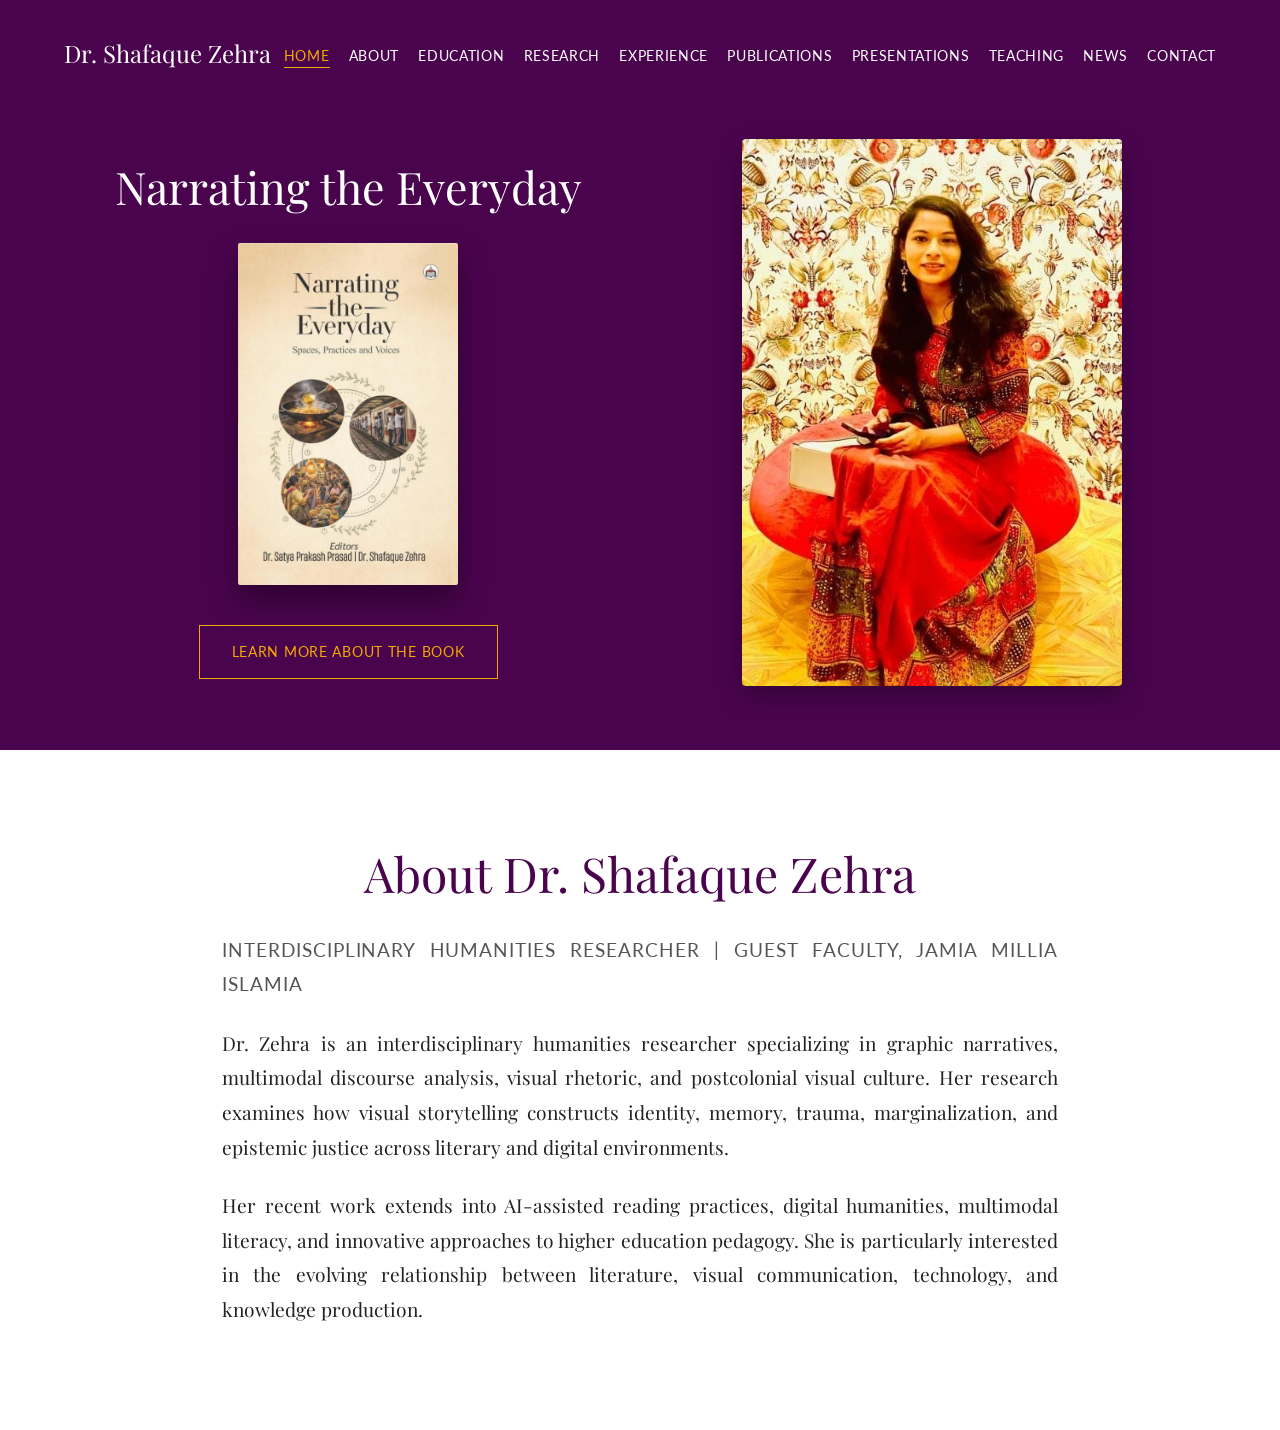
<file: index.html>
<!DOCTYPE html>
<html lang="en">
<head>
    <meta charset="UTF-8">
    <meta name="viewport" content="width=device-width, initial-scale=1.0">
    <title>Dr. Shafaque Zehra | Home</title>
    <link rel="stylesheet" href="style.css">
</head>
<body>
    <header class="hero-section">
        <nav class="navbar">
            <a href="index.html" class="logo">Dr. Shafaque Zehra</a>
            <ul class="nav-links">
                <li><a href="index.html" class="active">Home</a></li>
                <li><a href="about.html">About</a></li>
                <li><a href="education.html">Education</a></li>
                <li><a href="research.html">Research</a></li>
                <li><a href="experience.html">Experience</a></li>
                <li><a href="publications.html">Publications</a></li>
                <li><a href="presentations.html">Presentations</a></li>
                <li><a href="teaching.html">Teaching</a></li>
                <li><a href="news.html">News</a></li>
                <li><a href="contact.html">Contact</a></li>
            </ul>
        </nav>
        <div class="hero-content">
            <div class="hero-left">
                <h2>Narrating the Everyday</h2>
                <img src="book-cover.jpg" alt="Narrating the Everyday Cover" class="hero-book">
                <br>
                <a href="publications.html" class="hero-btn">Learn more about the book</a>
            </div>
            <div class="hero-right">
                <img src="profile-photo.jpg" alt="Dr. Shafaque Zehra" class="hero-photo">
            </div>
        </div>
    </header>

    <main class="intro-section">
        <h1>About Dr. Shafaque Zehra</h1>
        <p class="designation">Interdisciplinary Humanities Researcher | Guest Faculty, Jamia Millia Islamia</p>
        <p>Dr. Zehra is an interdisciplinary humanities researcher specializing in graphic narratives, multimodal discourse analysis, visual rhetoric, and postcolonial visual culture. Her research examines how visual storytelling constructs identity, memory, trauma, marginalization, and epistemic justice across literary and digital environments.</p>
        <p>Her recent work extends into AI-assisted reading practices, digital humanities, multimodal literacy, and innovative approaches to higher education pedagogy. She is particularly interested in the evolving relationship between literature, visual communication, technology, and knowledge production.</p>
    </main>
</body>
</html>
</file>
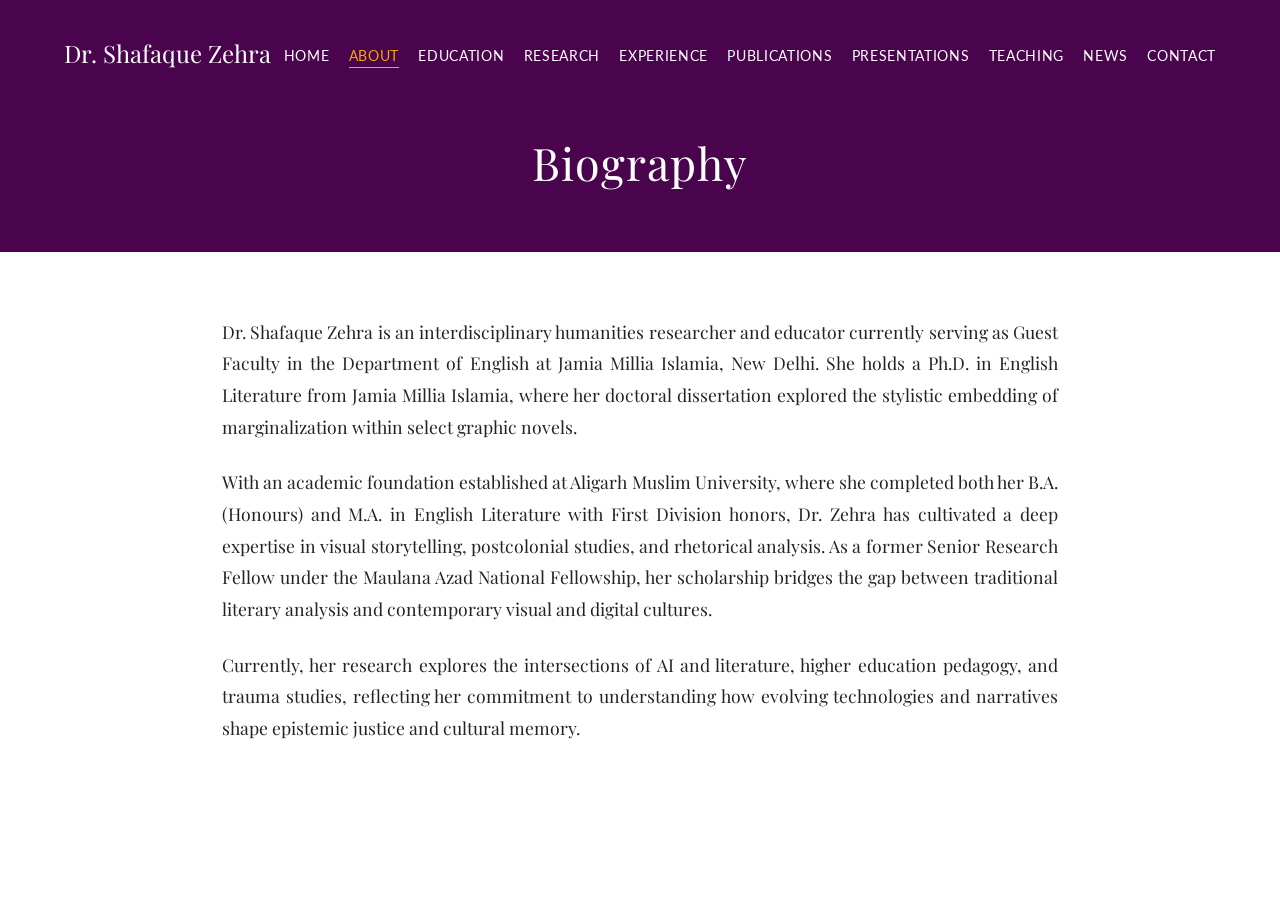
<file: about.html>
<!DOCTYPE html>
<html lang="en">
<head>
    <meta charset="UTF-8">
    <meta name="viewport" content="width=device-width, initial-scale=1.0">
    <title>About | Dr. Shafaque Zehra</title>
    <link rel="stylesheet" href="style.css">
</head>
<body>
    <header class="inner-header">
        <nav class="navbar">
            <a href="index.html" class="logo">Dr. Shafaque Zehra</a>
            <ul class="nav-links">
                <li><a href="index.html">Home</a></li>
                <li><a href="about.html" class="active">About</a></li>
                <li><a href="education.html">Education</a></li>
                <li><a href="research.html">Research</a></li>
                <li><a href="experience.html">Experience</a></li>
                <li><a href="publications.html">Publications</a></li>
                <li><a href="presentations.html">Presentations</a></li>
                <li><a href="teaching.html">Teaching</a></li>
                <li><a href="news.html">News</a></li>
                <li><a href="contact.html">Contact</a></li>
            </ul>
        </nav>
        <h1>Biography</h1>
    </header>

    <main class="inner-content">
        <p>Dr. Shafaque Zehra is an interdisciplinary humanities researcher and educator currently serving as Guest Faculty in the Department of English at Jamia Millia Islamia, New Delhi. She holds a Ph.D. in English Literature from Jamia Millia Islamia, where her doctoral dissertation explored the stylistic embedding of marginalization within select graphic novels.</p>
        <p>With an academic foundation established at Aligarh Muslim University, where she completed both her B.A. (Honours) and M.A. in English Literature with First Division honors, Dr. Zehra has cultivated a deep expertise in visual storytelling, postcolonial studies, and rhetorical analysis. As a former Senior Research Fellow under the Maulana Azad National Fellowship, her scholarship bridges the gap between traditional literary analysis and contemporary visual and digital cultures.</p>
        <p>Currently, her research explores the intersections of AI and literature, higher education pedagogy, and trauma studies, reflecting her commitment to understanding how evolving technologies and narratives shape epistemic justice and cultural memory.</p>
    </main>
</body>
</html>
</file>
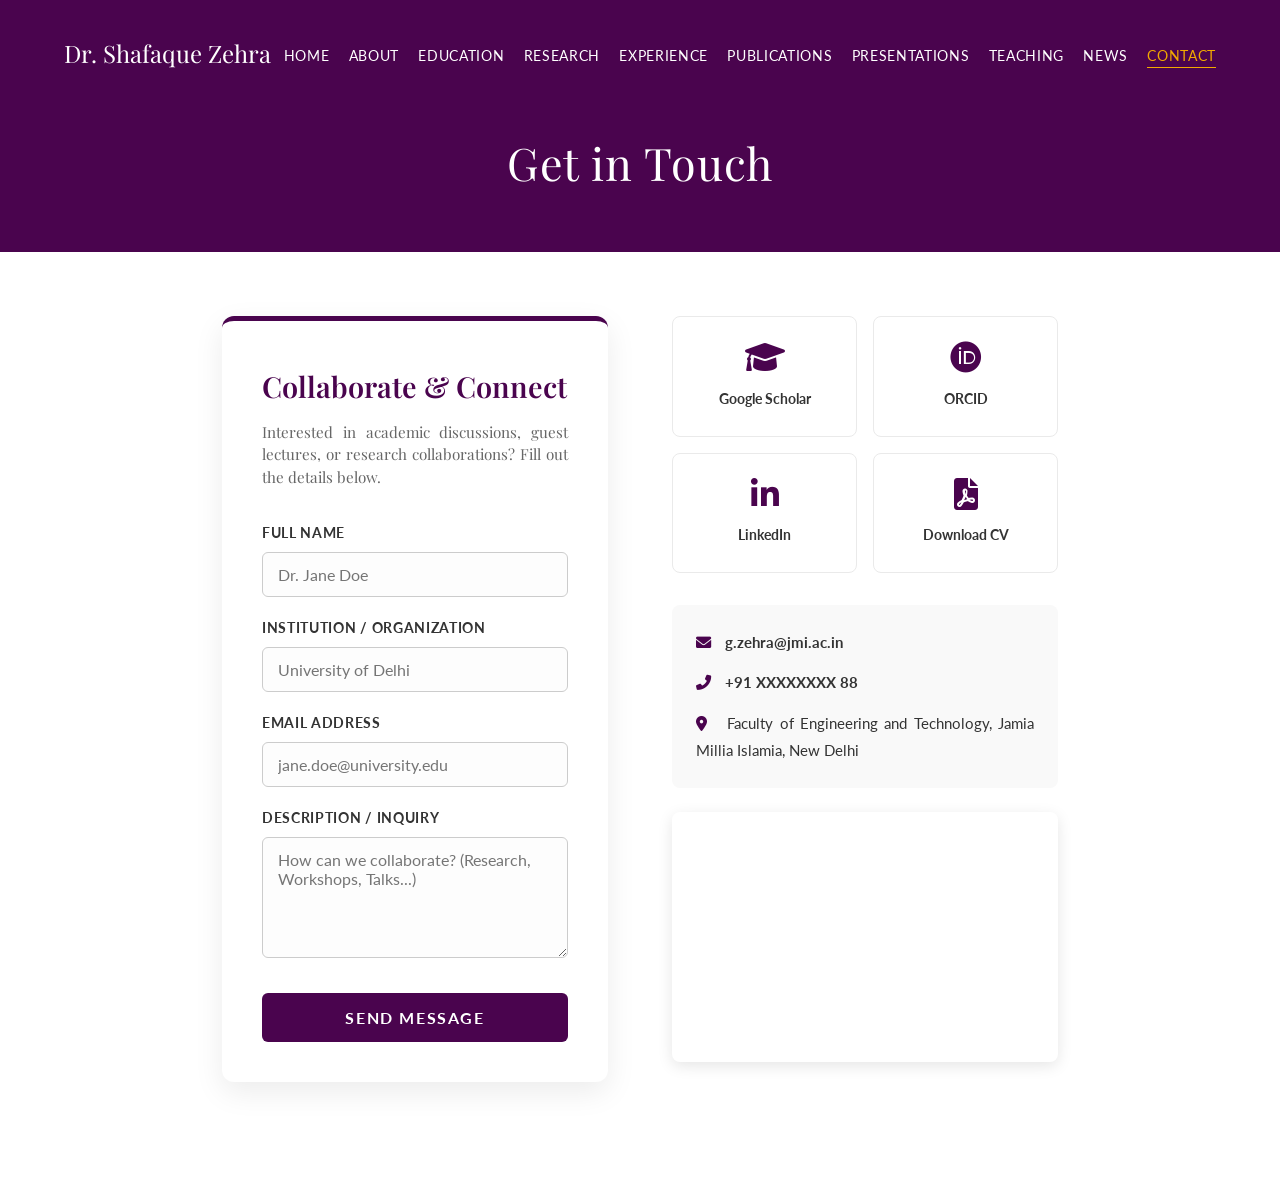
<file: contact.html>
<!DOCTYPE html>
<html lang="en">
<head>
    <meta charset="UTF-8">
    <meta name="viewport" content="width=device-width, initial-scale=1.0">
    <title>Contact | Dr. Shafaque Zehra</title>
    <link rel="stylesheet" href="style.css">
    <link href="https://cdnjs.cloudflare.com/ajax/libs/font-awesome/6.0.0/css/all.min.css" rel="stylesheet">
    
    <!-- Modern Styling just for the Contact Page -->
    <style>
        .contact-container {
            display: grid;
            grid-template-columns: 1fr 1fr;
            gap: 4rem;
            margin-top: 1rem;
        }

        /* --- Left Side: Modern Contact Form --- */
        .form-section {
            background: #ffffff;
            padding: 2.5rem;
            border-radius: 12px;
            box-shadow: 0 10px 30px rgba(0,0,0,0.08);
            border-top: 5px solid var(--hero-bg);
        }
        .form-section h2 {
            font-size: 1.8rem;
            color: var(--hero-bg);
            margin-bottom: 0.5rem;
            font-weight: 600;
        }
        .form-section p {
            color: #666;
            font-size: 0.95rem;
            margin-bottom: 2rem;
            line-height: 1.5;
        }
        .modern-form {
            display: flex;
            flex-direction: column;
            gap: 1.2rem;
        }
        .input-group {
            display: flex;
            flex-direction: column;
        }
        .input-group label {
            font-family: var(--font-sans);
            font-size: 0.85rem;
            font-weight: 700;
            color: #333;
            margin-bottom: 0.4rem;
            text-transform: uppercase;
            letter-spacing: 0.05em;
        }
        .modern-form input, .modern-form textarea {
            font-family: var(--font-sans);
            font-size: 1rem;
            padding: 12px 15px;
            border: 1px solid #ccc;
            border-radius: 6px;
            background: #fdfdfd;
            transition: all 0.3s ease;
        }
        .modern-form input:focus, .modern-form textarea:focus {
            outline: none;
            border-color: var(--hero-bg);
            box-shadow: 0 0 0 3px rgba(74, 4, 78, 0.1);
            background: #ffffff;
        }
        .submit-btn {
            background: var(--hero-bg);
            color: #ffffff;
            font-family: var(--font-sans);
            font-size: 1rem;
            font-weight: bold;
            text-transform: uppercase;
            letter-spacing: 0.1em;
            padding: 15px;
            border: none;
            border-radius: 6px;
            cursor: pointer;
            transition: all 0.3s ease;
            margin-top: 1rem;
        }
        .submit-btn:hover {
            background: var(--accent-color);
            color: var(--hero-bg);
            transform: translateY(-2px);
            box-shadow: 0 5px 15px rgba(0,0,0,0.2);
        }

        /* --- Right Side: Profiles & Map --- */
        .academic-profiles {
            display: grid;
            grid-template-columns: 1fr 1fr;
            gap: 1rem;
            margin-bottom: 2rem;
        }
        .profile-card {
            display: flex;
            flex-direction: column;
            align-items: center;
            text-align: center;
            padding: 1.5rem 1rem;
            background: #ffffff;
            border: 1px solid #eaeaea;
            border-radius: 8px;
            text-decoration: none;
            color: #333;
            transition: all 0.3s ease;
        }
        .profile-card:hover {
            transform: translateY(-4px);
            box-shadow: 0 8px 20px rgba(0,0,0,0.08);
            border-color: var(--hero-bg);
        }
        .profile-icon {
            font-size: 2rem;
            color: var(--hero-bg);
            margin-bottom: 0.8rem;
            transition: all 0.3s ease;
        }
        .profile-card:hover .profile-icon {
            color: var(--accent-color);
        }
        .profile-details span {
            display: block;
            font-family: var(--font-sans);
            font-weight: 700;
            font-size: 0.9rem;
            color: #333;
        }

        /* Direct Info & Corrected Map */
        .direct-info {
            background: #f9f9f9;
            padding: 1.5rem;
            border-radius: 8px;
            margin-bottom: 1.5rem;
            font-family: var(--font-sans);
            font-size: 0.95rem;
        }
        .direct-info i {
            color: var(--hero-bg);
            width: 25px;
        }
        .direct-info p {
            margin-bottom: 0.8rem;
            color: #333;
        }
        .direct-info a {
            color: #333;
            text-decoration: none;
            font-weight: bold;
        }
        .direct-info a:hover {
            color: var(--accent-color);
        }
        .map-wrapper {
            width: 100%;
            height: 250px;
            border-radius: 8px;
            overflow: hidden;
            box-shadow: 0 4px 15px rgba(0,0,0,0.1);
        }

        @media (max-width: 900px) {
            .contact-container {
                grid-template-columns: 1fr;
                gap: 3rem;
            }
        }
    </style>
</head>
<body>
    <header class="inner-header">
        <nav class="navbar">
            <a href="index.html" class="logo">Dr. Shafaque Zehra</a>
            <ul class="nav-links">
                <li><a href="index.html">Home</a></li>
                <li><a href="about.html">About</a></li>
                <li><a href="education.html">Education</a></li>
                <li><a href="research.html">Research</a></li>
                <li><a href="experience.html">Experience</a></li>
                <li><a href="publications.html">Publications</a></li>
                <li><a href="presentations.html">Presentations</a></li>
                <li><a href="teaching.html">Teaching</a></li>
                <li><a href="news.html">News</a></li>
                <li><a href="contact.html" class="active">Contact</a></li>
            </ul>
        </nav>
        <h1>Get in Touch</h1>
    </header>

    <main class="inner-content">
        
        <div class="contact-container">
            
            <!-- Left Side: Modern Inquiries Form -->
            <div class="form-section">
                <h2>Collaborate & Connect</h2>
                <p>Interested in academic discussions, guest lectures, or research collaborations? Fill out the details below.</p>
                
                <form action="mailto:g.zehra@jmi.ac.in" method="POST" enctype="text/plain" class="modern-form">
                    <div class="input-group">
                        <label>Full Name</label>
                        <input type="text" name="Name" placeholder="Dr. Jane Doe" required>
                    </div>
                    
                    <div class="input-group">
                        <label>Institution / Organization</label>
                        <input type="text" name="Organization" placeholder="University of Delhi">
                    </div>
                    
                    <div class="input-group">
                        <label>Email Address</label>
                        <input type="email" name="Email" placeholder="jane.doe@university.edu" required>
                    </div>
                    
                    <div class="input-group">
                        <label>Description / Inquiry</label>
                        <textarea name="Message" placeholder="How can we collaborate? (Research, Workshops, Talks...)" rows="5" required></textarea>
                    </div>
                    
                    <button type="submit" class="submit-btn">Send Message</button>
                </form>
            </div>

            <!-- Right Side: Profiles, Direct Contact & Corrected Map -->
            <div class="contact-right">
                
                <div class="academic-profiles">
                    <a href="https://scholar.google.com/citations?user=N5JJjjAAAAAJ" target="_blank" class="profile-card">
                        <i class="fas fa-graduation-cap profile-icon"></i>
                        <div class="profile-details"><span>Google Scholar</span></div>
                    </a>

                    <a href="https://orcid.org/0009-0004-7044-670X" target="_blank" class="profile-card">
                        <i class="fab fa-orcid profile-icon"></i>
                        <div class="profile-details"><span>ORCID</span></div>
                    </a>

                    <a href="https://www.linkedin.com/in/dr-shafaque-zehra-86493b15a/" target="_blank" class="profile-card">
                        <i class="fab fa-linkedin-in profile-icon"></i>
                        <div class="profile-details"><span>LinkedIn</span></div>
                    </a>

                    <a href="Resume_Dr%20Shafaque%20Zehra.pdf" download class="profile-card">
                        <i class="fas fa-file-pdf profile-icon"></i>
                        <div class="profile-details"><span>Download CV</span></div>
                    </a>
                </div>

                <div class="direct-info">
                    <p><i class="fas fa-envelope"></i> <a href="mailto:g.zehra@jmi.ac.in">g.zehra@jmi.ac.in</a></p>
                    <p><i class="fas fa-phone-alt"></i> <a href="tel:XXXXXXXXX88">+91 XXXXXXXX 88</a></p>
                    <p style="margin-bottom: 0;"><i class="fas fa-map-marker-alt"></i> Faculty of Engineering and Technology, Jamia Millia Islamia, New Delhi</p>
                </div>

                <!-- Corrected Google Map Embed pointing exactly to Faculty of Engineering and Technology -->
                <div class="map-wrapper">
                    <iframe src="https://maps.google.com/maps?q=Faculty%20of%20Engineering%20and%20Technology,%20Jamia%20Millia%20Islamia,%20New%20Delhi&t=&z=16&ie=UTF8&iwloc=&output=embed" 
                            width="100%" 
                            height="100%" 
                            style="border:0;" 
                            allowfullscreen="" 
                            loading="lazy" 
                            referrerpolicy="no-referrer-when-downgrade">
                    </iframe>
                </div>
                
            </div>
            
        </div>
    </main>
</body>
</html>
</file>
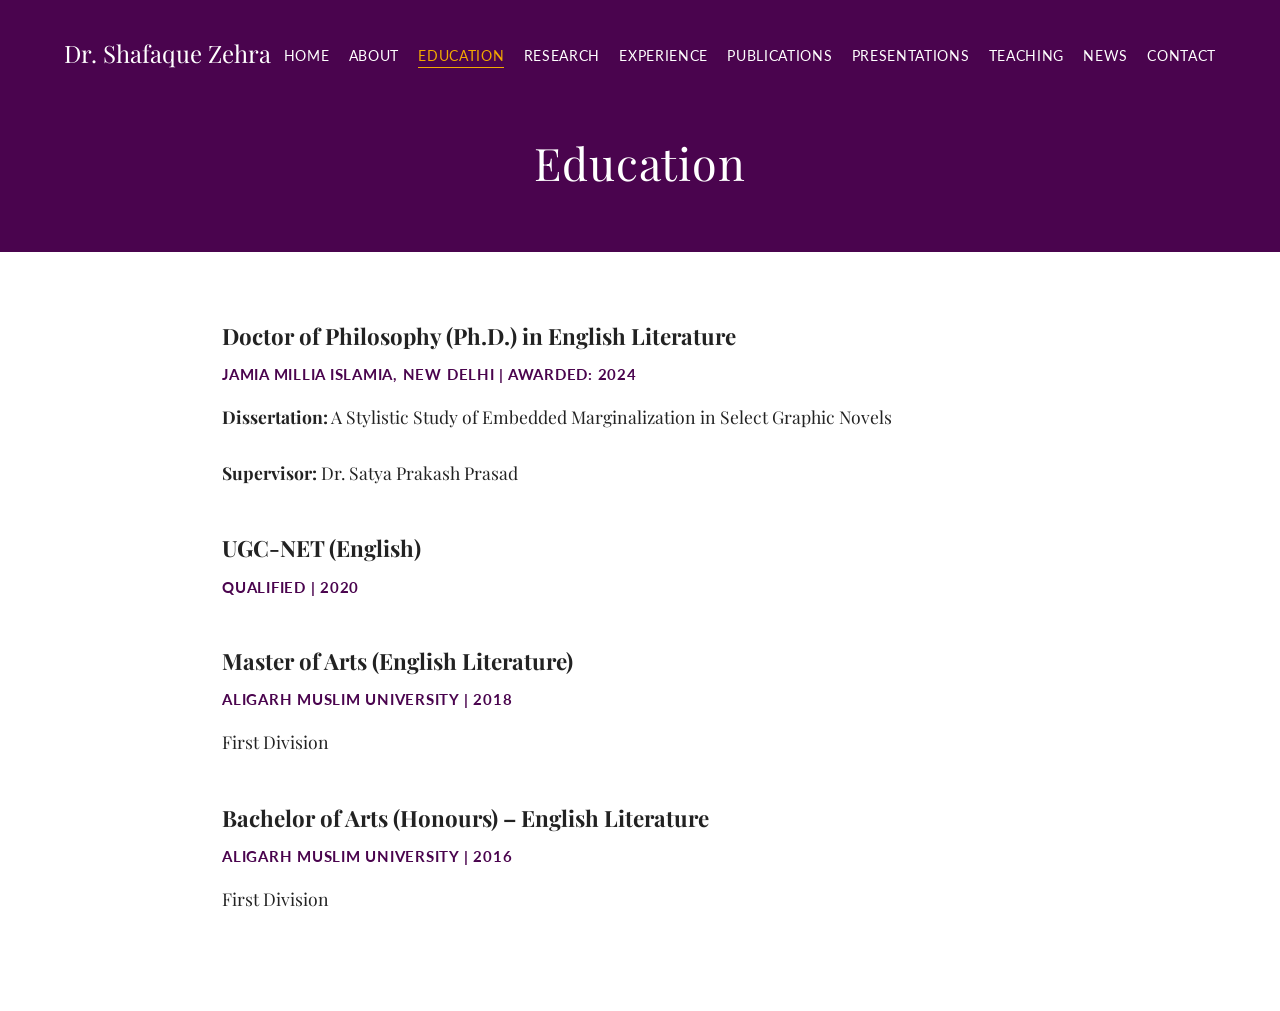
<file: education.html>
<!DOCTYPE html>
<html lang="en">
<head>
    <meta charset="UTF-8">
    <meta name="viewport" content="width=device-width, initial-scale=1.0">
    <title>Education | Dr. Shafaque Zehra</title>
    <link rel="stylesheet" href="style.css">
</head>
<body>
    <header class="inner-header">
        <nav class="navbar">
            <a href="index.html" class="logo">Dr. Shafaque Zehra</a>
            <ul class="nav-links">
                <li><a href="index.html">Home</a></li>
                <li><a href="about.html">About</a></li>
                <li><a href="education.html" class="active">Education</a></li>
                <li><a href="research.html">Research</a></li>
                <li><a href="experience.html">Experience</a></li>
                <li><a href="publications.html">Publications</a></li>
                <li><a href="presentations.html">Presentations</a></li>
                <li><a href="teaching.html">Teaching</a></li>
                <li><a href="news.html">News</a></li>
                <li><a href="contact.html">Contact</a></li>
            </ul>
        </nav>
        <h1>Education</h1>
    </header>

    <main class="inner-content">
        <div class="item-block">
            <h3>Doctor of Philosophy (Ph.D.) in English Literature</h3>
            <div class="item-meta">Jamia Millia Islamia, New Delhi | Awarded: 2024</div>
            <p><strong>Dissertation:</strong> A Stylistic Study of Embedded Marginalization in Select Graphic Novels</p>
            <p><strong>Supervisor:</strong> Dr. Satya Prakash Prasad</p>
        </div>

        <div class="item-block">
            <h3>UGC-NET (English)</h3>
            <div class="item-meta">Qualified | 2020</div>
        </div>

        <div class="item-block">
            <h3>Master of Arts (English Literature)</h3>
            <div class="item-meta">Aligarh Muslim University | 2018</div>
            <p>First Division</p>
        </div>

        <div class="item-block">
            <h3>Bachelor of Arts (Honours) – English Literature</h3>
            <div class="item-meta">Aligarh Muslim University | 2016</div>
            <p>First Division</p>
        </div>
    </main>
</body>
</html>
</file>
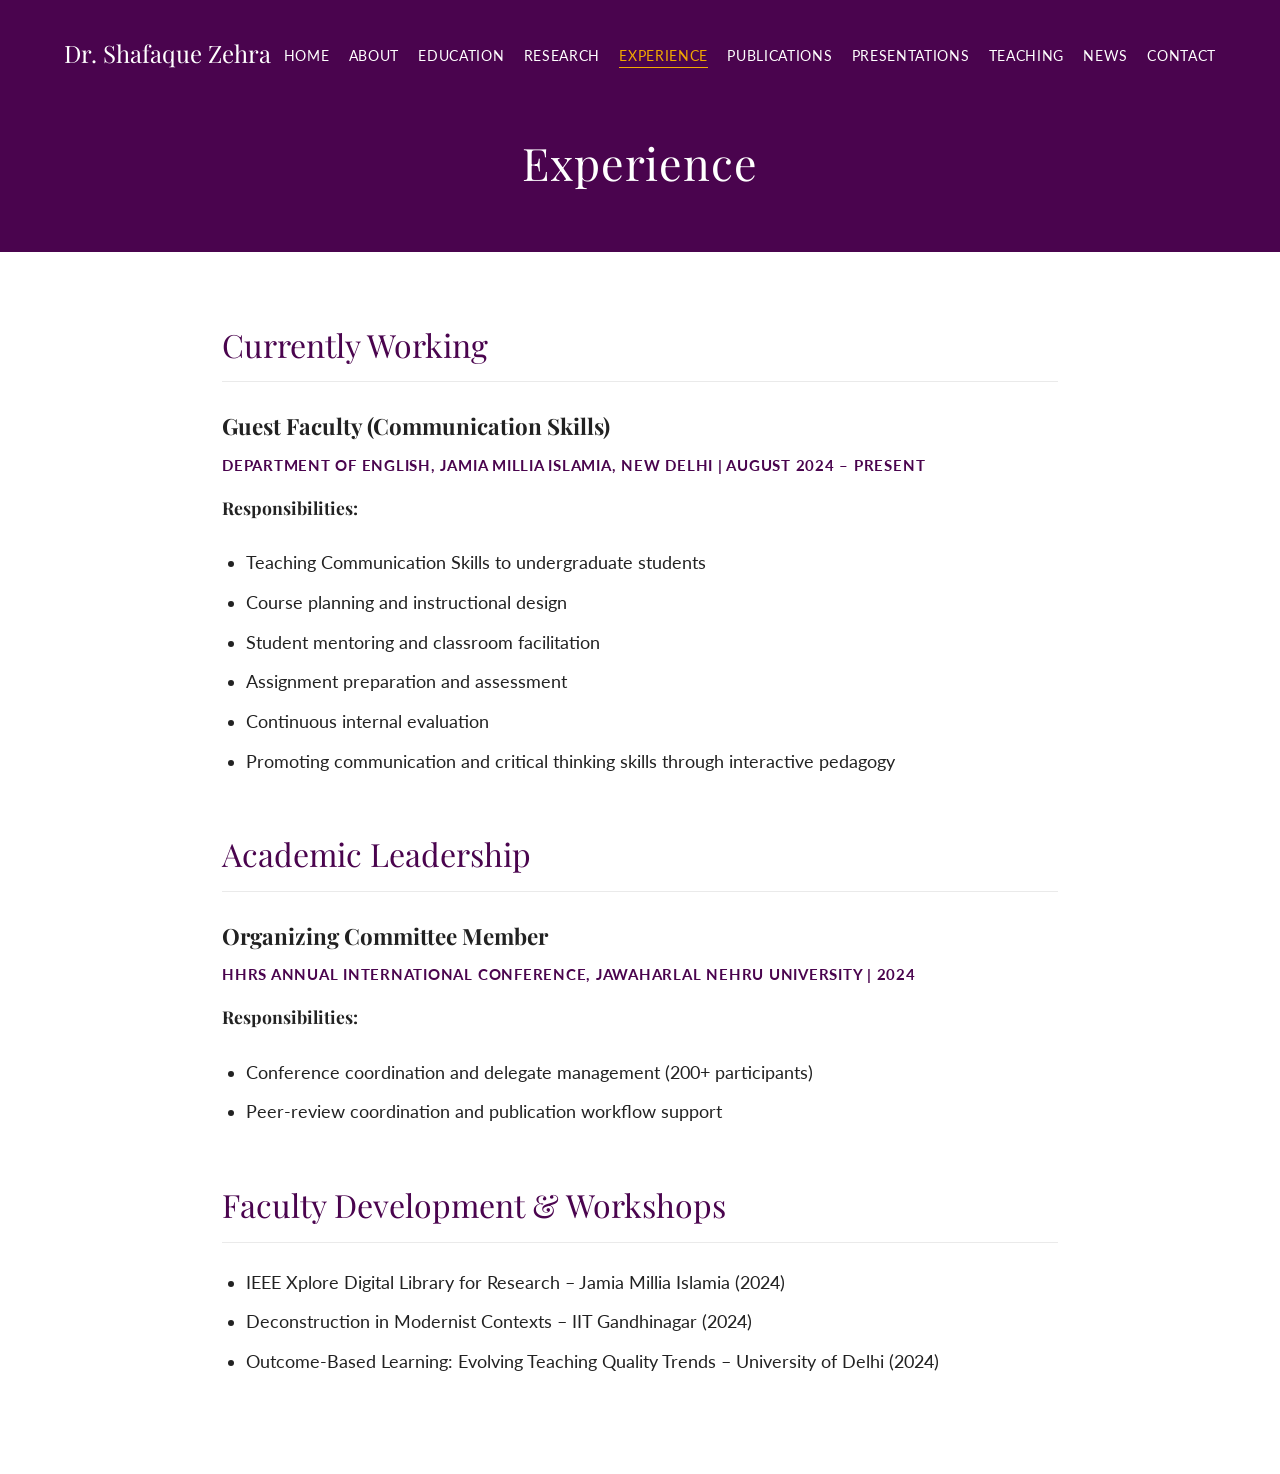
<file: experience.html>
<!DOCTYPE html>
<html lang="en">
<head>
    <meta charset="UTF-8">
    <meta name="viewport" content="width=device-width, initial-scale=1.0">
    <title>Experience | Dr. Shafaque Zehra</title>
    <link rel="stylesheet" href="style.css">
</head>
<body>
    <header class="inner-header">
        <nav class="navbar">
            <a href="index.html" class="logo">Dr. Shafaque Zehra</a>
            <ul class="nav-links">
                <li><a href="index.html">Home</a></li>
                <li><a href="about.html">About</a></li>
                <li><a href="education.html">Education</a></li>
                <li><a href="research.html">Research</a></li>
                <li><a href="experience.html" class="active">Experience</a></li>
                <li><a href="publications.html">Publications</a></li>
                <li><a href="presentations.html">Presentations</a></li>
                <li><a href="teaching.html">Teaching</a></li>
                <li><a href="news.html">News</a></li>
                <li><a href="contact.html">Contact</a></li>
            </ul>
        </nav>
        <h1>Experience</h1>
    </header>

    <main class="inner-content">
        <h2 class="section-title">Currently Working</h2>
        <div class="item-block">
            <h3>Guest Faculty (Communication Skills)</h3>
            <div class="item-meta">Department of English, Jamia Millia Islamia, New Delhi | August 2024 – Present</div>
            <p><strong>Responsibilities:</strong></p>
            <ul>
                <li>Teaching Communication Skills to undergraduate students</li>
                <li>Course planning and instructional design</li>
                <li>Student mentoring and classroom facilitation</li>
                <li>Assignment preparation and assessment</li>
                <li>Continuous internal evaluation</li>
                <li>Promoting communication and critical thinking skills through interactive pedagogy</li>
            </ul>
        </div>

        <h2 class="section-title">Academic Leadership</h2>
        <div class="item-block">
            <h3>Organizing Committee Member</h3>
            <div class="item-meta">HHRS Annual International Conference, Jawaharlal Nehru University | 2024</div>
            <p><strong>Responsibilities:</strong></p>
            <ul>
                <li>Conference coordination and delegate management (200+ participants)</li>
                <li>Peer-review coordination and publication workflow support</li>
            </ul>
        </div>

        <h2 class="section-title">Faculty Development & Workshops</h2>
        <ul>
            <li>IEEE Xplore Digital Library for Research – Jamia Millia Islamia (2024)</li>
            <li>Deconstruction in Modernist Contexts – IIT Gandhinagar (2024)</li>
            <li>Outcome-Based Learning: Evolving Teaching Quality Trends – University of Delhi (2024)</li>
        </ul>
    </main>
</body>
</html>
</file>
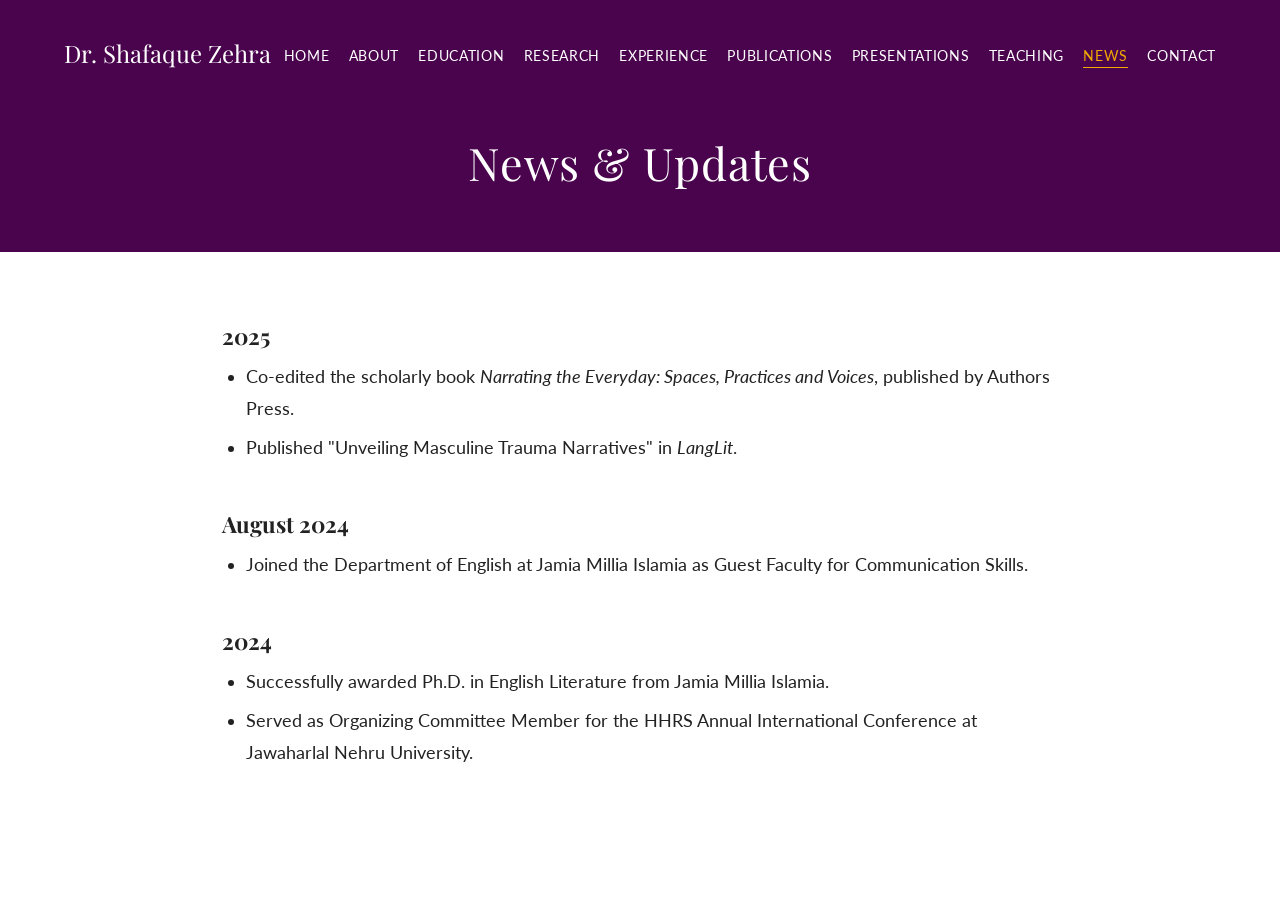
<file: news.html>
<!DOCTYPE html>
<html lang="en">
<head>
    <meta charset="UTF-8">
    <meta name="viewport" content="width=device-width, initial-scale=1.0">
    <title>News | Dr. Shafaque Zehra</title>
    <link rel="stylesheet" href="style.css">
</head>
<body>
    <header class="inner-header">
        <nav class="navbar">
            <a href="index.html" class="logo">Dr. Shafaque Zehra</a>
            <ul class="nav-links">
                <li><a href="index.html">Home</a></li>
                <li><a href="about.html">About</a></li>
                <li><a href="education.html">Education</a></li>
                <li><a href="research.html">Research</a></li>
                <li><a href="experience.html">Experience</a></li>
                <li><a href="publications.html">Publications</a></li>
                <li><a href="presentations.html">Presentations</a></li>
                <li><a href="teaching.html">Teaching</a></li>
                <li><a href="news.html" class="active">News</a></li>
                <li><a href="contact.html">Contact</a></li>
            </ul>
        </nav>
        <h1>News & Updates</h1>
    </header>

    <main class="inner-content">
        <div class="item-block">
            <h3>2025</h3>
            <ul>
                <li>Co-edited the scholarly book <em>Narrating the Everyday: Spaces, Practices and Voices</em>, published by Authors Press.</li>
                <li>Published "Unveiling Masculine Trauma Narratives" in <em>LangLit</em>.</li>
            </ul>
        </div>
        <div class="item-block">
            <h3>August 2024</h3>
            <ul>
                <li>Joined the Department of English at Jamia Millia Islamia as Guest Faculty for Communication Skills.</li>
            </ul>
        </div>
        <div class="item-block">
            <h3>2024</h3>
            <ul>
                <li>Successfully awarded Ph.D. in English Literature from Jamia Millia Islamia.</li>
                <li>Served as Organizing Committee Member for the HHRS Annual International Conference at Jawaharlal Nehru University.</li>
            </ul>
        </div>
    </main>
</body>
</html>
</file>
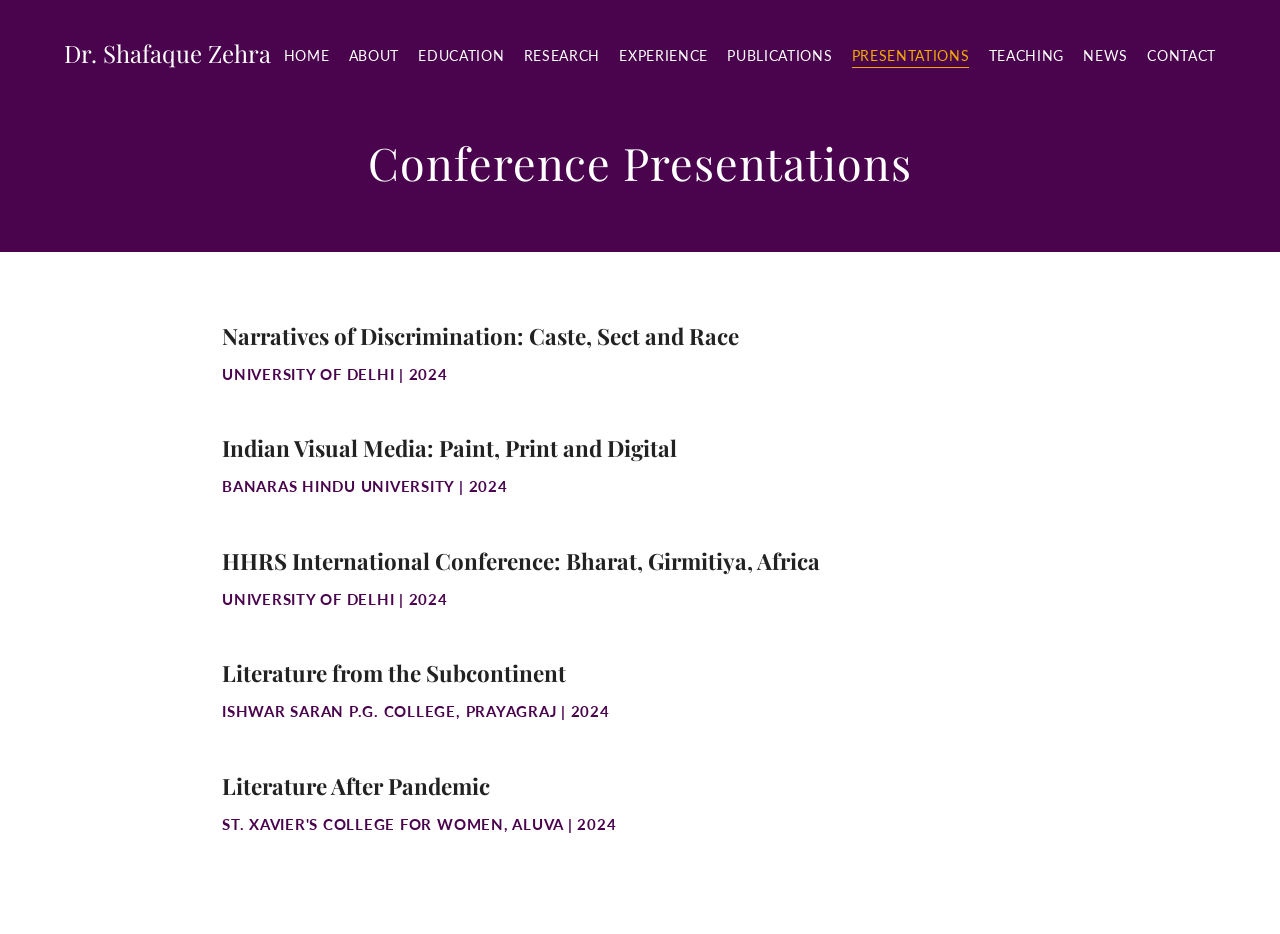
<file: presentations.html>
<!DOCTYPE html>
<html lang="en">
<head>
    <meta charset="UTF-8">
    <meta name="viewport" content="width=device-width, initial-scale=1.0">
    <title>Presentations | Dr. Shafaque Zehra</title>
    <link rel="stylesheet" href="style.css">
</head>
<body>
    <header class="inner-header">
        <nav class="navbar">
            <a href="index.html" class="logo">Dr. Shafaque Zehra</a>
            <ul class="nav-links">
                <li><a href="index.html">Home</a></li>
                <li><a href="about.html">About</a></li>
                <li><a href="education.html">Education</a></li>
                <li><a href="research.html">Research</a></li>
                <li><a href="experience.html">Experience</a></li>
                <li><a href="publications.html">Publications</a></li>
                <li><a href="presentations.html" class="active">Presentations</a></li>
                <li><a href="teaching.html">Teaching</a></li>
                <li><a href="news.html">News</a></li>
                <li><a href="contact.html">Contact</a></li>
            </ul>
        </nav>
        <h1>Conference Presentations</h1>
    </header>

    <main class="inner-content">
        <div class="item-block">
            <h3>Narratives of Discrimination: Caste, Sect and Race</h3>
            <div class="item-meta">University of Delhi | 2024</div>
        </div>
        <div class="item-block">
            <h3>Indian Visual Media: Paint, Print and Digital</h3>
            <div class="item-meta">Banaras Hindu University | 2024</div>
        </div>
        <div class="item-block">
            <h3>HHRS International Conference: Bharat, Girmitiya, Africa</h3>
            <div class="item-meta">University of Delhi | 2024</div>
        </div>
        <div class="item-block">
            <h3>Literature from the Subcontinent</h3>
            <div class="item-meta">Ishwar Saran P.G. College, Prayagraj | 2024</div>
        </div>
        <div class="item-block">
            <h3>Literature After Pandemic</h3>
            <div class="item-meta">St. Xavier's College for Women, Aluva | 2024</div>
        </div>
    </main>
</body>
</html>
</file>
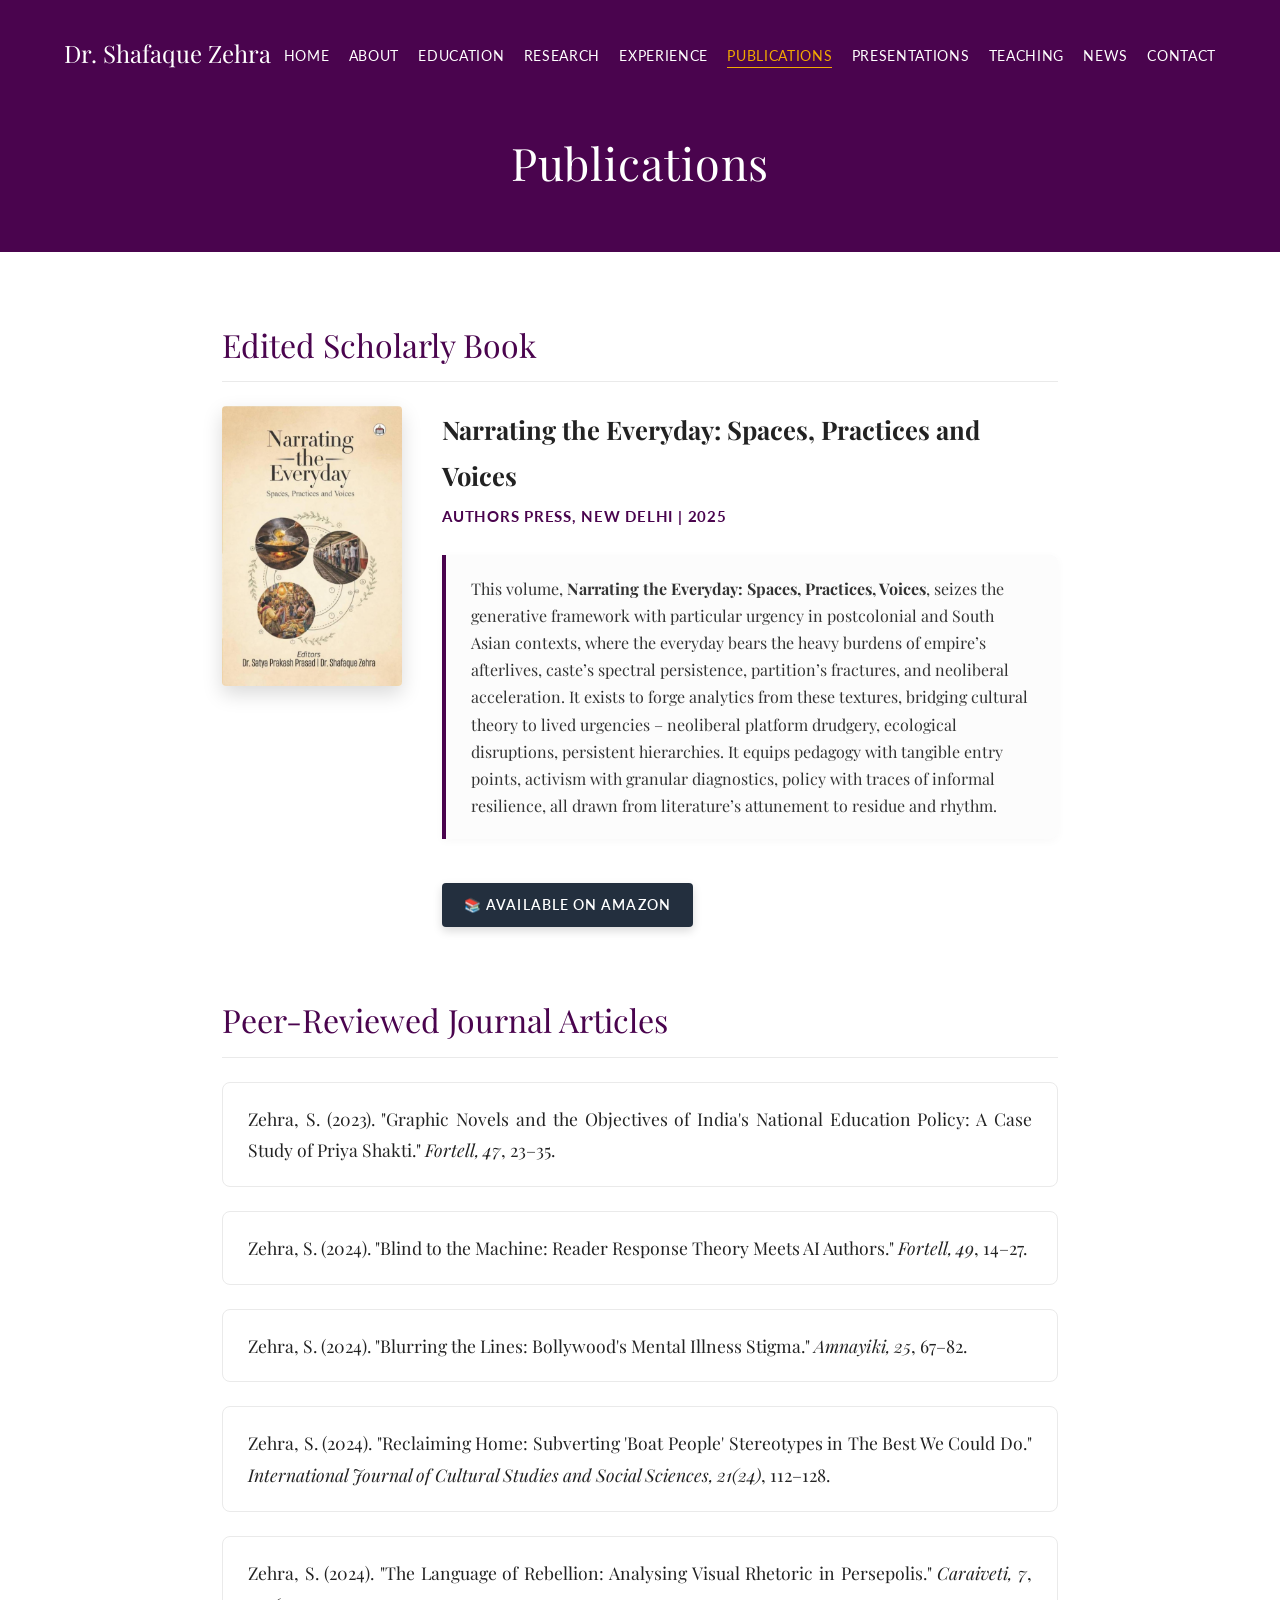
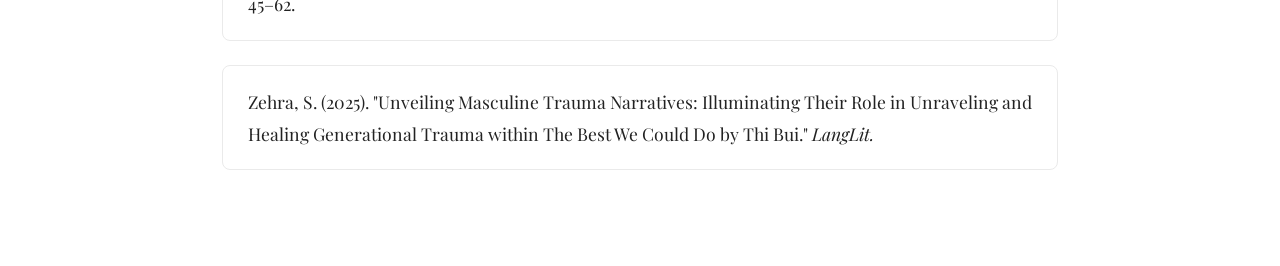
<file: publications.html>
<!DOCTYPE html>
<html lang="en">
<head>
    <meta charset="UTF-8">
    <meta name="viewport" content="width=device-width, initial-scale=1.0">
    <title>Publications | Dr. Shafaque Zehra</title>
    <link rel="stylesheet" href="style.css">
    
    <!-- Modern Styling and Animations added directly here -->
    <style>
        /* Amazon Button */
        .amazon-btn {
            display: inline-flex;
            align-items: center;
            margin-top: 1.2rem;
            padding: 10px 22px;
            background-color: #232f3e; 
            color: #ffffff !important;
            text-decoration: none !important;
            font-family: 'Lato', sans-serif;
            font-size: 0.85rem;
            font-weight: 600;
            border-radius: 4px;
            text-transform: uppercase;
            letter-spacing: 0.08em;
            box-shadow: 0 4px 10px rgba(0,0,0,0.15);
            transition: all 0.3s ease;
        }
        .amazon-btn:hover {
            background-color: #ff9900; 
            color: #232f3e !important;
            transform: translateY(-3px);
            box-shadow: 0 6px 15px rgba(0,0,0,0.25);
        }

        /* Modern Book Description Box */
        .book-desc {
            font-style: normal;
            color: #333333;
            background-color: #fcfcfc;
            border-left: 4px solid #4a044e;
            padding: 20px 25px;
            margin: 1.5rem 0;
            line-height: 1.7;
            font-size: 1rem;
            border-radius: 0 8px 8px 0;
            box-shadow: 0 2px 10px rgba(0,0,0,0.03);
        }

        /* Animated Article Cards */
        .article-card {
            background: #ffffff;
            border: 1px solid #eaeaea;
            padding: 20px 25px;
            border-radius: 8px;
            margin-bottom: 1.5rem;
            transition: all 0.3s ease;
            animation: fadeInUp 0.6s ease-out backwards;
            position: relative;
        }
        .article-card p {
            margin: 0;
        }
        
        /* The Hover "Lift" Effect */
        .article-card:hover {
            transform: translateY(-5px);
            box-shadow: 0 10px 25px rgba(0,0,0,0.08);
            border-color: #4a044e;
        }

        /* Staggered Loading Animations (Articles appear one after another) */
        .article-card:nth-of-type(1) { animation-delay: 0.1s; }
        .article-card:nth-of-type(2) { animation-delay: 0.2s; }
        .article-card:nth-of-type(3) { animation-delay: 0.3s; }
        .article-card:nth-of-type(4) { animation-delay: 0.4s; }
        .article-card:nth-of-type(5) { animation-delay: 0.5s; }
        .article-card:nth-of-type(6) { animation-delay: 0.6s; }

        @keyframes fadeInUp {
            from { opacity: 0; transform: translateY(20px); }
            to { opacity: 1; transform: translateY(0); }
        }
    </style>
</head>
<body>
    <header class="inner-header">
        <nav class="navbar">
            <a href="index.html" class="logo">Dr. Shafaque Zehra</a>
            <ul class="nav-links">
                <li><a href="index.html">Home</a></li>
                <li><a href="about.html">About</a></li>
                <li><a href="education.html">Education</a></li>
                <li><a href="research.html">Research</a></li>
                <li><a href="experience.html">Experience</a></li>
                <li><a href="publications.html" class="active">Publications</a></li>
                <li><a href="presentations.html">Presentations</a></li>
                <li><a href="teaching.html">Teaching</a></li>
                <li><a href="news.html">News</a></li>
                <li><a href="contact.html">Contact</a></li>
            </ul>
        </nav>
        <h1>Publications</h1>
    </header>

    <main class="inner-content">
        <h2 class="section-title">Edited Scholarly Book</h2>
        
        <div class="item-block" style="display: flex; gap: 2.5rem; align-items: flex-start; flex-wrap: wrap;">
            <img src="book-cover.jpg" alt="Narrating the Everyday Cover" style="width: 180px; box-shadow: 0 8px 20px rgba(0,0,0,0.15); border-radius: 4px; flex-shrink: 0; animation: fadeInUp 0.4s ease-out;">
            
            <div style="flex: 1; min-width: 300px; animation: fadeInUp 0.5s ease-out;">
                <h3 style="font-size: 1.6rem; margin-bottom: 0.3rem;">Narrating the Everyday: Spaces, Practices and Voices</h3>
                <div class="item-meta">Authors Press, New Delhi | 2025</div>
                <!-- Modern Styled Description Box -->
                <div class="book-desc">
                    This volume, <strong>Narrating the Everyday: Spaces, Practices, Voices</strong>, seizes the generative framework with particular urgency in postcolonial and South Asian contexts, where the everyday bears the heavy burdens of empire’s afterlives, caste’s spectral persistence, partition’s fractures, and neoliberal acceleration. It exists to forge analytics from these textures, bridging cultural theory to lived urgencies – neoliberal platform drudgery, ecological disruptions, persistent hierarchies. It equips pedagogy with tangible entry points, activism with granular diagnostics, policy with traces of informal resilience, all drawn from literature’s attunement to residue and rhythm.
                </div>
                
                <a href="https://amzn.in/d/0bs2uogp" target="_blank" class="amazon-btn">
                    📚 Available on Amazon
                </a>
            </div>
        </div>

        <h2 class="section-title" style="margin-top: 4rem;">Peer-Reviewed Journal Articles</h2>
        
        <!-- Articles in Chronological Order inside animated hover cards -->
        <div class="article-card">
            <p>Zehra, S. (2023). "Graphic Novels and the Objectives of India's National Education Policy: A Case Study of Priya Shakti." <em>Fortell, 47</em>, 23–35.</p>
        </div>

        <div class="article-card">
            <p>Zehra, S. (2024). "Blind to the Machine: Reader Response Theory Meets AI Authors." <em>Fortell, 49</em>, 14–27.</p>
        </div>

        <div class="article-card">
            <p>Zehra, S. (2024). "Blurring the Lines: Bollywood's Mental Illness Stigma." <em>Amnayiki, 25</em>, 67–82.</p>
        </div>

        <div class="article-card">
            <p>Zehra, S. (2024). "Reclaiming Home: Subverting 'Boat People' Stereotypes in The Best We Could Do." <em>International Journal of Cultural Studies and Social Sciences, 21(24)</em>, 112–128.</p>
        </div>

        <div class="article-card">
            <p>Zehra, S. (2024). "The Language of Rebellion: Analysing Visual Rhetoric in Persepolis." <em>Caraiveti, 7</em>, 45–62.</p>
        </div>

        <div class="article-card">
            <p>Zehra, S. (2025). "Unveiling Masculine Trauma Narratives: Illuminating Their Role in Unraveling and Healing Generational Trauma within The Best We Could Do by Thi Bui." <em>LangLit.</em></p>
        </div>

    </main>
</body>
</html>
</file>
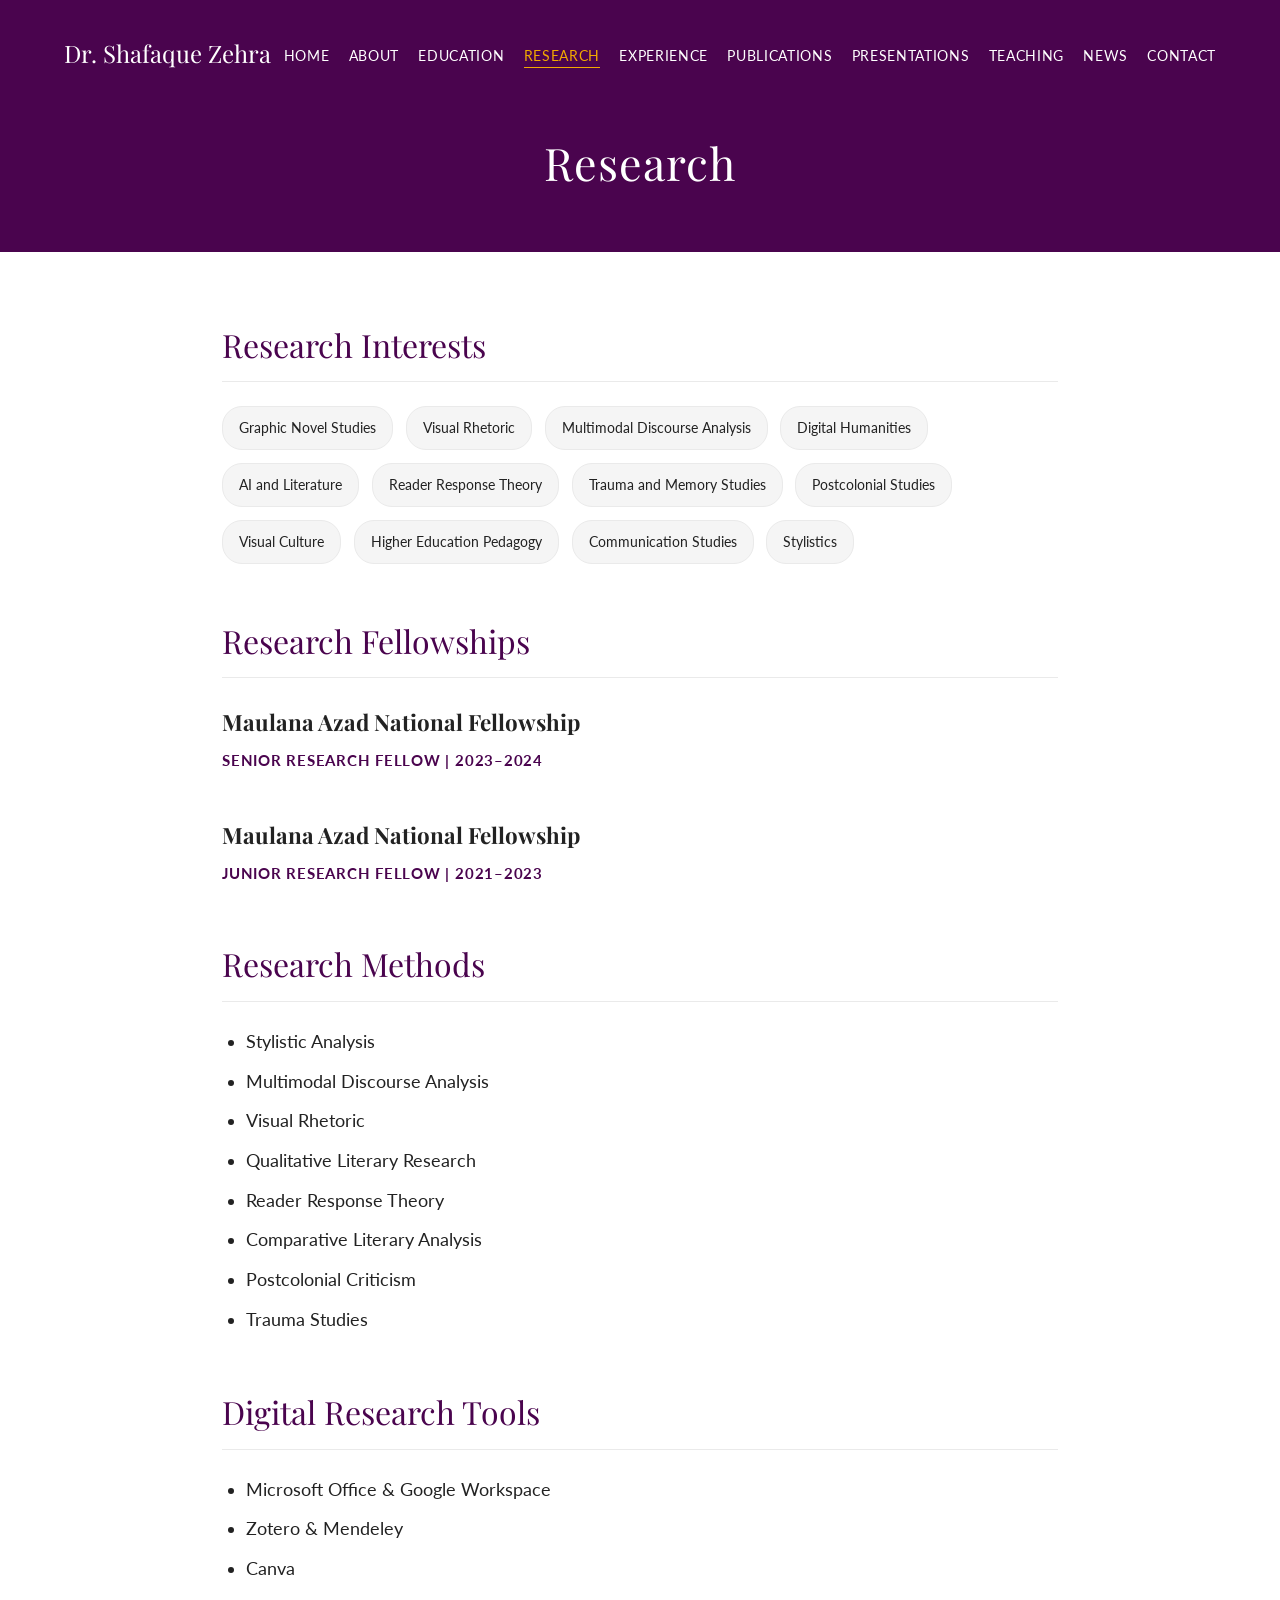
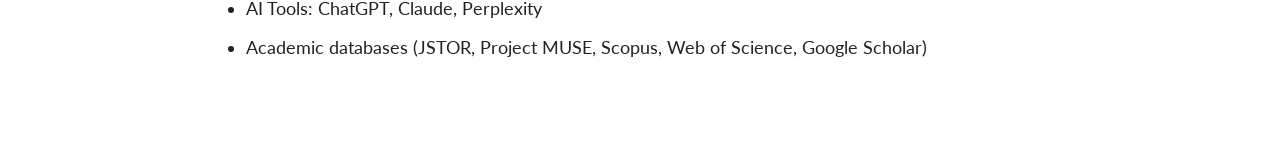
<file: research.html>
<!DOCTYPE html>
<html lang="en">
<head>
    <meta charset="UTF-8">
    <meta name="viewport" content="width=device-width, initial-scale=1.0">
    <title>Research | Dr. Shafaque Zehra</title>
    <link rel="stylesheet" href="style.css">
</head>
<body>
    <header class="inner-header">
        <nav class="navbar">
            <a href="index.html" class="logo">Dr. Shafaque Zehra</a>
            <ul class="nav-links">
                <li><a href="index.html">Home</a></li>
                <li><a href="about.html">About</a></li>
                <li><a href="education.html">Education</a></li>
                <li><a href="research.html" class="active">Research</a></li>
                <li><a href="experience.html">Experience</a></li>
                <li><a href="publications.html">Publications</a></li>
                <li><a href="presentations.html">Presentations</a></li>
                <li><a href="teaching.html">Teaching</a></li>
                <li><a href="news.html">News</a></li>
                <li><a href="contact.html">Contact</a></li>
            </ul>
        </nav>
        <h1>Research</h1>
    </header>

    <main class="inner-content">
        <h2 class="section-title">Research Interests</h2>
        <div class="tags">
            <span class="tag">Graphic Novel Studies</span>
            <span class="tag">Visual Rhetoric</span>
            <span class="tag">Multimodal Discourse Analysis</span>
            <span class="tag">Digital Humanities</span>
            <span class="tag">AI and Literature</span>
            <span class="tag">Reader Response Theory</span>
            <span class="tag">Trauma and Memory Studies</span>
            <span class="tag">Postcolonial Studies</span>
            <span class="tag">Visual Culture</span>
            <span class="tag">Higher Education Pedagogy</span>
            <span class="tag">Communication Studies</span>
            <span class="tag">Stylistics</span>
        </div>

        <h2 class="section-title">Research Fellowships</h2>
        <div class="item-block">
            <h3>Maulana Azad National Fellowship</h3>
            <div class="item-meta">Senior Research Fellow | 2023–2024</div>
        </div>
        <div class="item-block">
            <h3>Maulana Azad National Fellowship</h3>
            <div class="item-meta">Junior Research Fellow | 2021–2023</div>
        </div>

        <h2 class="section-title">Research Methods</h2>
        <ul>
            <li>Stylistic Analysis</li>
            <li>Multimodal Discourse Analysis</li>
            <li>Visual Rhetoric</li>
            <li>Qualitative Literary Research</li>
            <li>Reader Response Theory</li>
            <li>Comparative Literary Analysis</li>
            <li>Postcolonial Criticism</li>
            <li>Trauma Studies</li>
        </ul>

        <h2 class="section-title">Digital Research Tools</h2>
        <ul>
            <li>Microsoft Office & Google Workspace</li>
            <li>Zotero & Mendeley</li>
            <li>Canva</li>
            <li>AI Tools: ChatGPT, Claude, Perplexity</li>
            <li>Academic databases (JSTOR, Project MUSE, Scopus, Web of Science, Google Scholar)</li>
        </ul>
    </main>
</body>
</html>
</file>
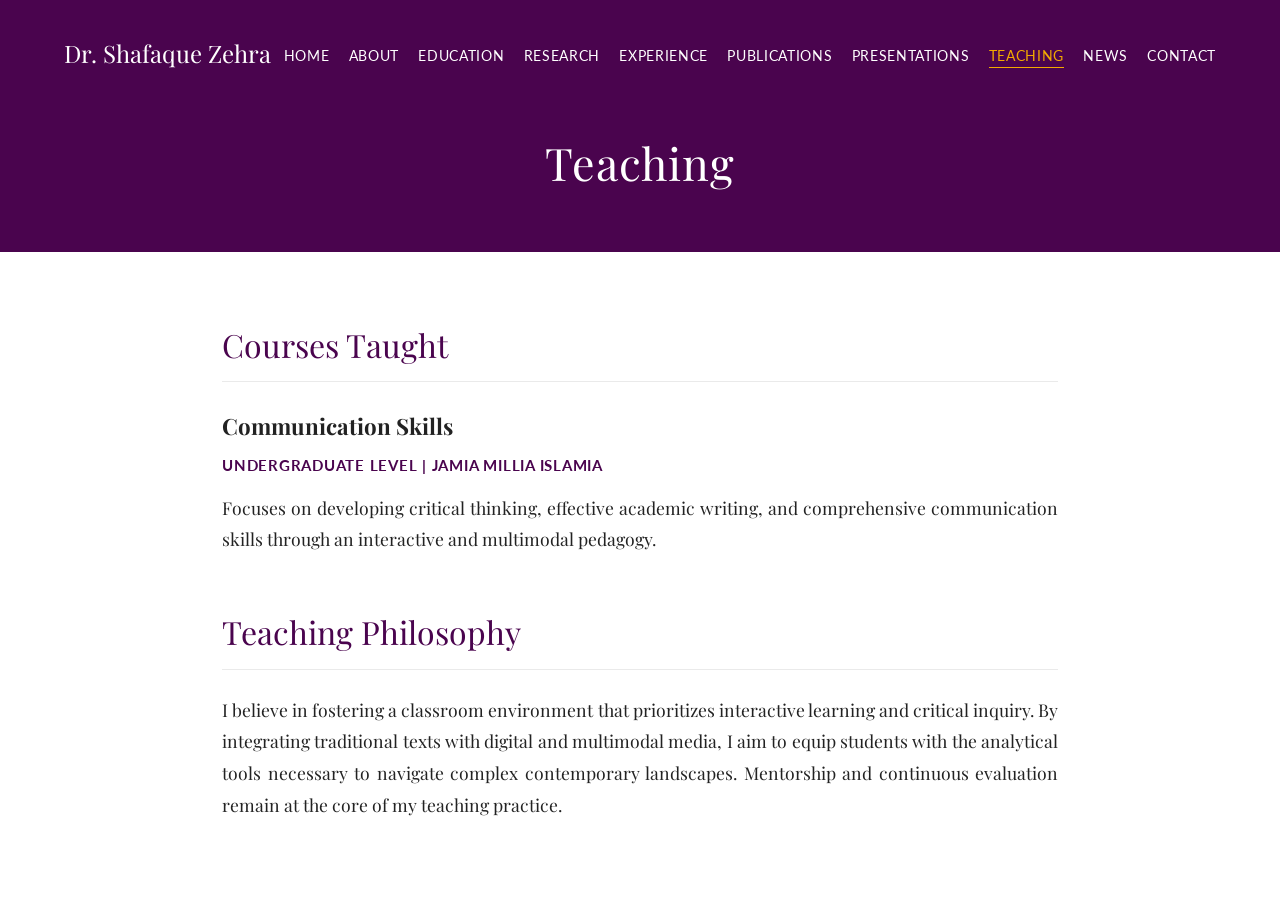
<file: teaching.html>
<!DOCTYPE html>
<html lang="en">
<head>
    <meta charset="UTF-8">
    <meta name="viewport" content="width=device-width, initial-scale=1.0">
    <title>Teaching | Dr. Shafaque Zehra</title>
    <link rel="stylesheet" href="style.css">
</head>
<body>
    <header class="inner-header">
        <nav class="navbar">
            <a href="index.html" class="logo">Dr. Shafaque Zehra</a>
            <ul class="nav-links">
                <li><a href="index.html">Home</a></li>
                <li><a href="about.html">About</a></li>
                <li><a href="education.html">Education</a></li>
                <li><a href="research.html">Research</a></li>
                <li><a href="experience.html">Experience</a></li>
                <li><a href="publications.html">Publications</a></li>
                <li><a href="presentations.html">Presentations</a></li>
                <li><a href="teaching.html" class="active">Teaching</a></li>
                <li><a href="news.html">News</a></li>
                <li><a href="contact.html">Contact</a></li>
            </ul>
        </nav>
        <h1>Teaching</h1>
    </header>

    <main class="inner-content">
        <h2 class="section-title">Courses Taught</h2>
        <div class="item-block">
            <h3>Communication Skills</h3>
            <div class="item-meta">Undergraduate Level | Jamia Millia Islamia</div>
            <p>Focuses on developing critical thinking, effective academic writing, and comprehensive communication skills through an interactive and multimodal pedagogy.</p>
        </div>

        <h2 class="section-title">Teaching Philosophy</h2>
        <p>I believe in fostering a classroom environment that prioritizes interactive learning and critical inquiry. By integrating traditional texts with digital and multimodal media, I aim to equip students with the analytical tools necessary to navigate complex contemporary landscapes. Mentorship and continuous evaluation remain at the core of my teaching practice.</p>
    </main>
</body>
</html>
</file>
<file: style.css>
@import url('https://fonts.googleapis.com/css2?family=Playfair+Display:ital,wght@0,400;0,600;1,400&family=Lato:wght@300;400;700&display=swap');

:root {
    --hero-bg: #4a044e; /* Deep Purple */
    --text-light: #ffffff;
    --text-dark: #222222;
    --text-muted: #555555;
    --accent-color: #f2a900; /* Gold */
    --font-serif: 'Playfair Display', serif;
    --font-sans: 'Lato', sans-serif;
}

* { margin: 0; padding: 0; box-sizing: border-box; }
body { font-family: var(--font-serif); color: var(--text-dark); line-height: 1.8; background-color: #ffffff; font-size: 1.1rem; }
a { text-decoration: none; color: var(--hero-bg); }
a:hover { color: var(--accent-color); }

/* --- Navigation (Shared across all pages) --- */
.navbar { display: flex; justify-content: space-between; align-items: center; padding: 2rem 5%; background-color: var(--hero-bg); }
.logo { font-size: 1.5rem; font-weight: 400; color: var(--text-light); text-decoration: none; }
.logo:hover { color: var(--text-light); }
.nav-links { list-style: none; display: flex; gap: 1.2rem; flex-wrap: wrap; }
.nav-links a { color: var(--text-light); font-family: var(--font-sans); font-size: 0.85rem; text-transform: uppercase; letter-spacing: 0.05em; padding-bottom: 3px; border-bottom: 1px solid transparent; transition: 0.3s; }
.nav-links a:hover, .nav-links a.active { border-bottom: 1px solid var(--accent-color); color: var(--accent-color); }

/* --- Home Page Specific --- */
.hero-section { background-color: var(--hero-bg); color: var(--text-light); padding-bottom: 4rem; }
.hero-content { display: flex; justify-content: space-around; align-items: center; max-width: 1200px; margin: 2rem auto 0; padding: 0 2rem; gap: 2rem; }
.hero-left { text-align: center; flex: 1; }
.hero-left h2 { font-size: 2.8rem; margin-bottom: 1rem; font-weight: 400; }
.hero-book { width: 220px; box-shadow: 0 15px 30px rgba(0,0,0,0.4); margin-bottom: 2rem; border-radius: 2px; }
.hero-btn { display: inline-block; padding: 0.8rem 2rem; border: 1px solid var(--accent-color); color: var(--accent-color); font-family: var(--font-sans); font-size: 0.9rem; transition: 0.3s; text-transform: uppercase; letter-spacing: 0.05em; }
.hero-btn:hover { background: var(--accent-color); color: var(--hero-bg); }
.hero-right { flex: 1; display: flex; justify-content: center; }
.hero-photo { width: 100%; max-width: 380px; border-radius: 4px; box-shadow: 0 10px 25px rgba(0,0,0,0.3); }
.intro-section { padding: 5rem 2rem; text-align: center; max-width: 900px; margin: 0 auto; }
.intro-section h1 { font-size: 3rem; margin-bottom: 1rem; font-weight: 400; color: var(--hero-bg); }
.designation { font-family: var(--font-sans); color: var(--text-muted); margin-bottom: 2.5rem; font-size: 1rem; text-transform: uppercase; letter-spacing: 0.05em; }
.intro-section p { margin-bottom: 1.5rem; font-size: 1.2rem; text-align: justify; }

/* --- Inner Pages (About, Research, etc.) --- */
.inner-header { background-color: var(--hero-bg); color: var(--text-light); padding-bottom: 3rem; text-align: center; }
.inner-header h1 { font-size: 2.8rem; font-weight: 400; margin-top: 1rem; letter-spacing: 0.02em; }
.inner-content { max-width: 900px; margin: 4rem auto 6rem; padding: 0 2rem; }
.section-title { font-size: 2rem; margin: 3rem 0 1.5rem; color: var(--hero-bg); border-bottom: 1px solid #eaeaea; padding-bottom: 0.5rem; font-weight: 400; }
.inner-content p { margin-bottom: 1.5rem; text-align: justify; }
.inner-content ul { margin-left: 1.5rem; margin-bottom: 2rem; font-family: var(--font-sans); }
.inner-content li { margin-bottom: 0.5rem; }

/* Content Blocks for Experience, Education, Pubs */
.item-block { margin-bottom: 2.5rem; }
.item-block h3 { font-size: 1.4rem; color: var(--text-dark); margin-bottom: 0.3rem; }
.item-meta { font-family: var(--font-sans); font-size: 0.95rem; color: var(--hero-bg); text-transform: uppercase; letter-spacing: 0.05em; margin-bottom: 0.8rem; font-weight: 700; }
.item-desc { font-style: italic; color: var(--text-muted); margin-bottom: 0.5rem; }

/* Tags for Research Interests */
.tags { display: flex; flex-wrap: wrap; gap: 0.8rem; margin-bottom: 2rem; }
.tag { font-family: var(--font-sans); font-size: 0.9rem; padding: 0.5rem 1rem; background: #f5f5f5; border: 1px solid #eaeaea; border-radius: 20px; color: var(--text-dark); }

/* Contact Section */
.contact-links { display: flex; flex-direction: column; gap: 1.5rem; font-family: var(--font-sans); font-size: 1.2rem; margin-top: 2rem; }
.contact-links a { display: flex; align-items: center; gap: 1rem; color: var(--text-dark); }
.contact-links a:hover { color: var(--hero-bg); }

@media (max-width: 850px) {
    .navbar { flex-direction: column; gap: 1rem; text-align: center; }
    .nav-links { justify-content: center; }
    .hero-content { flex-direction: column; gap: 4rem; }
}
</file>
